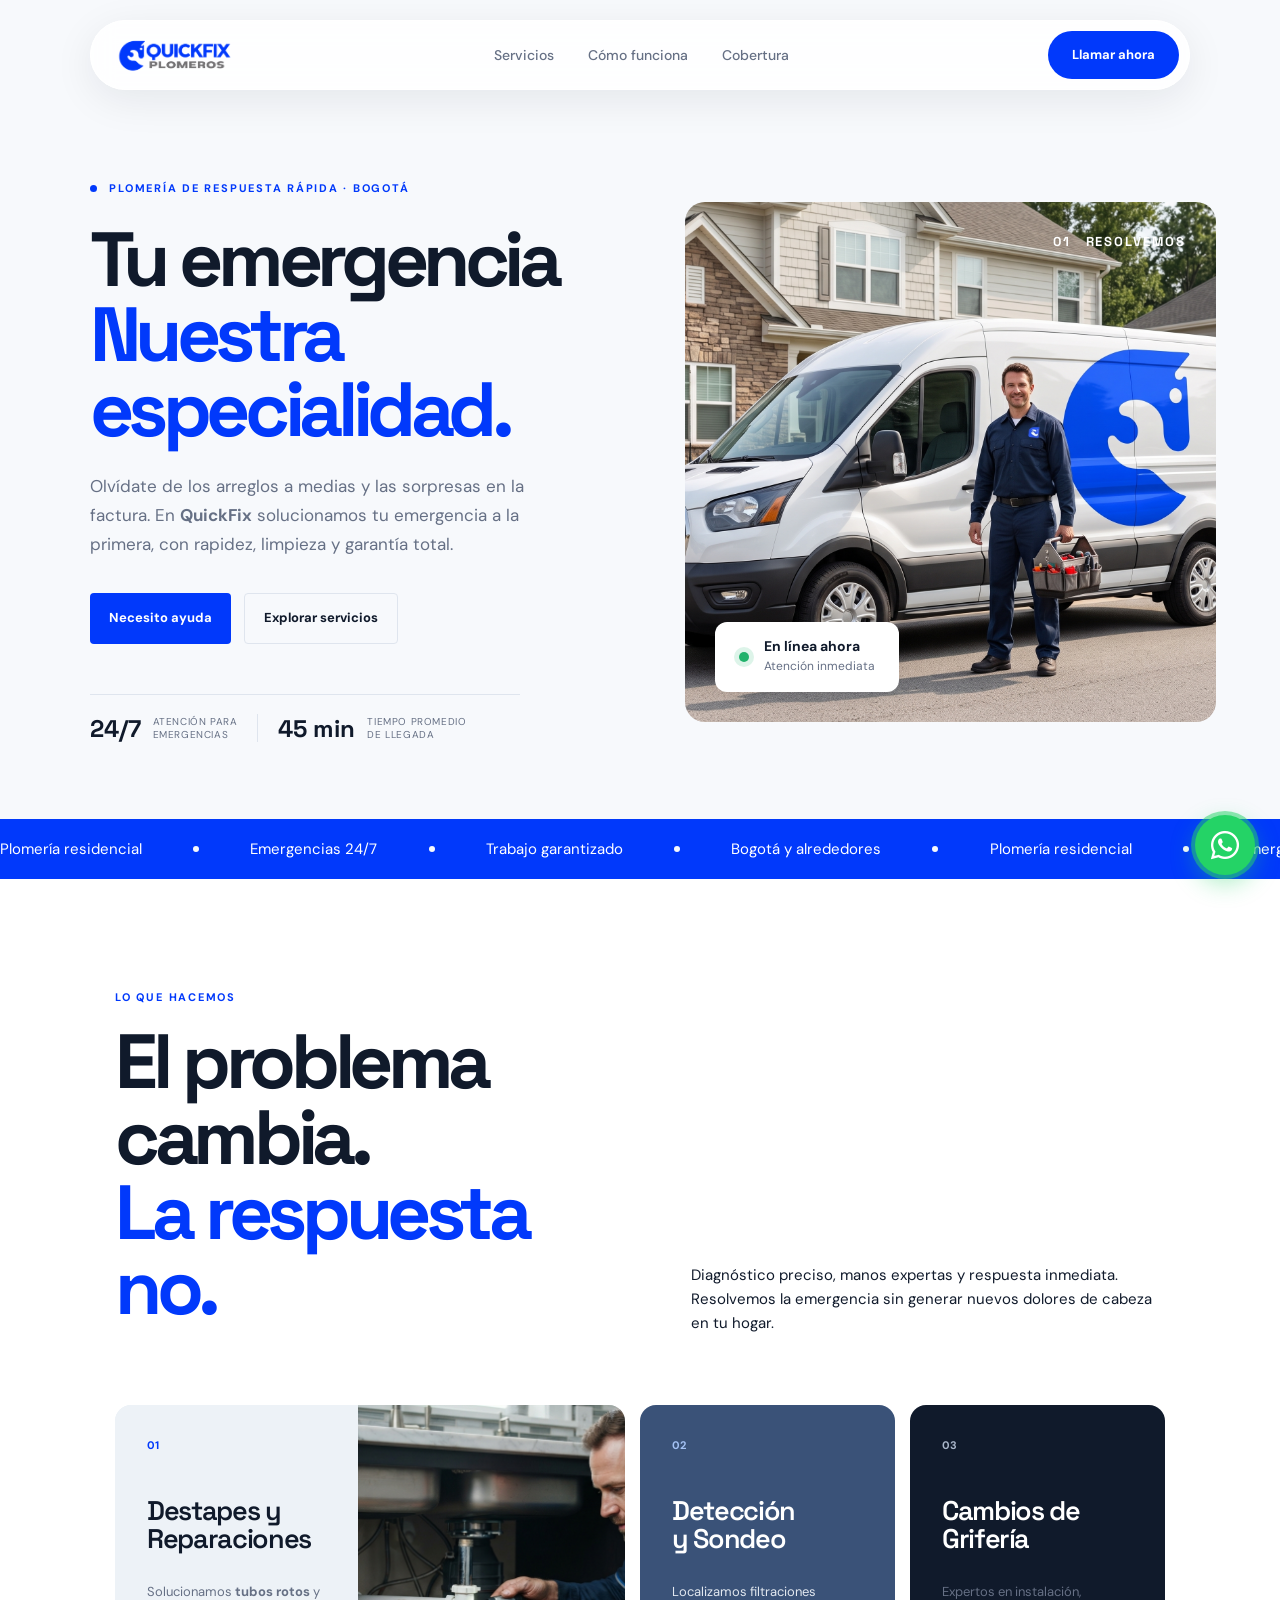
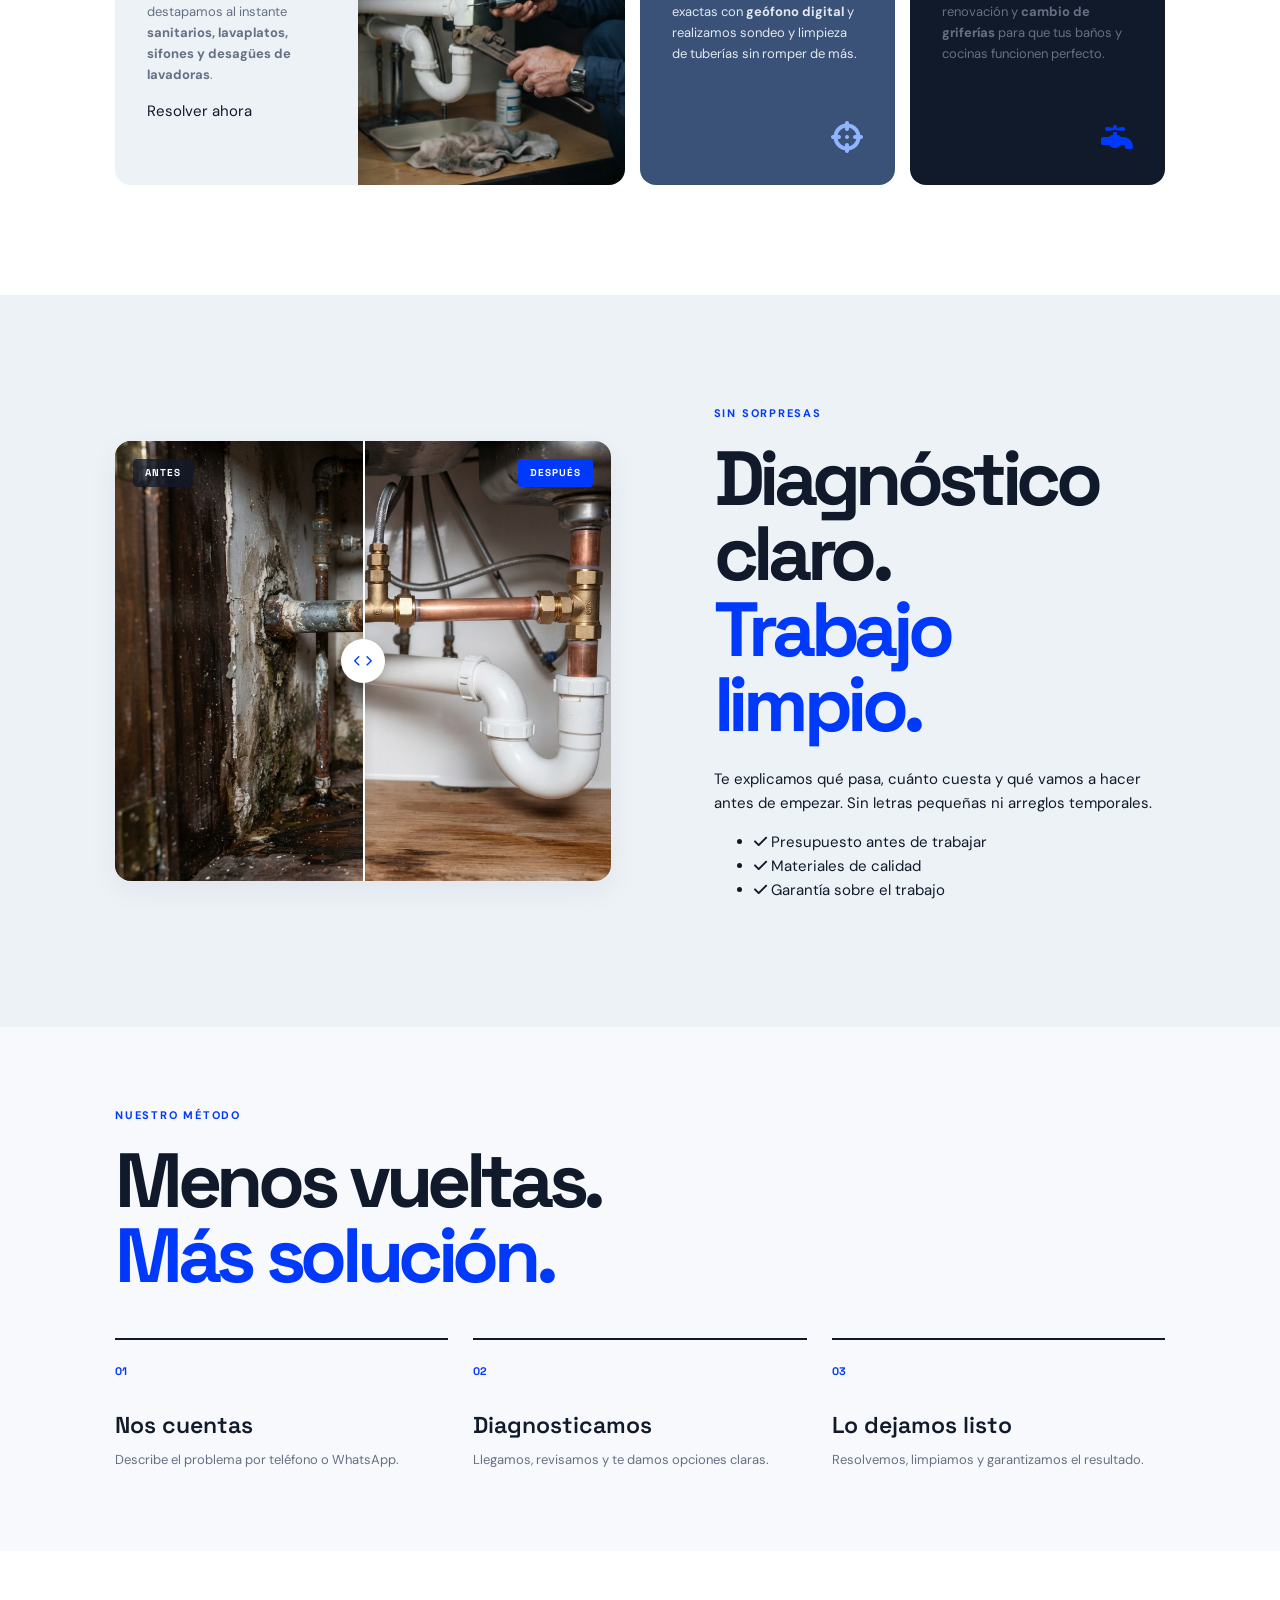
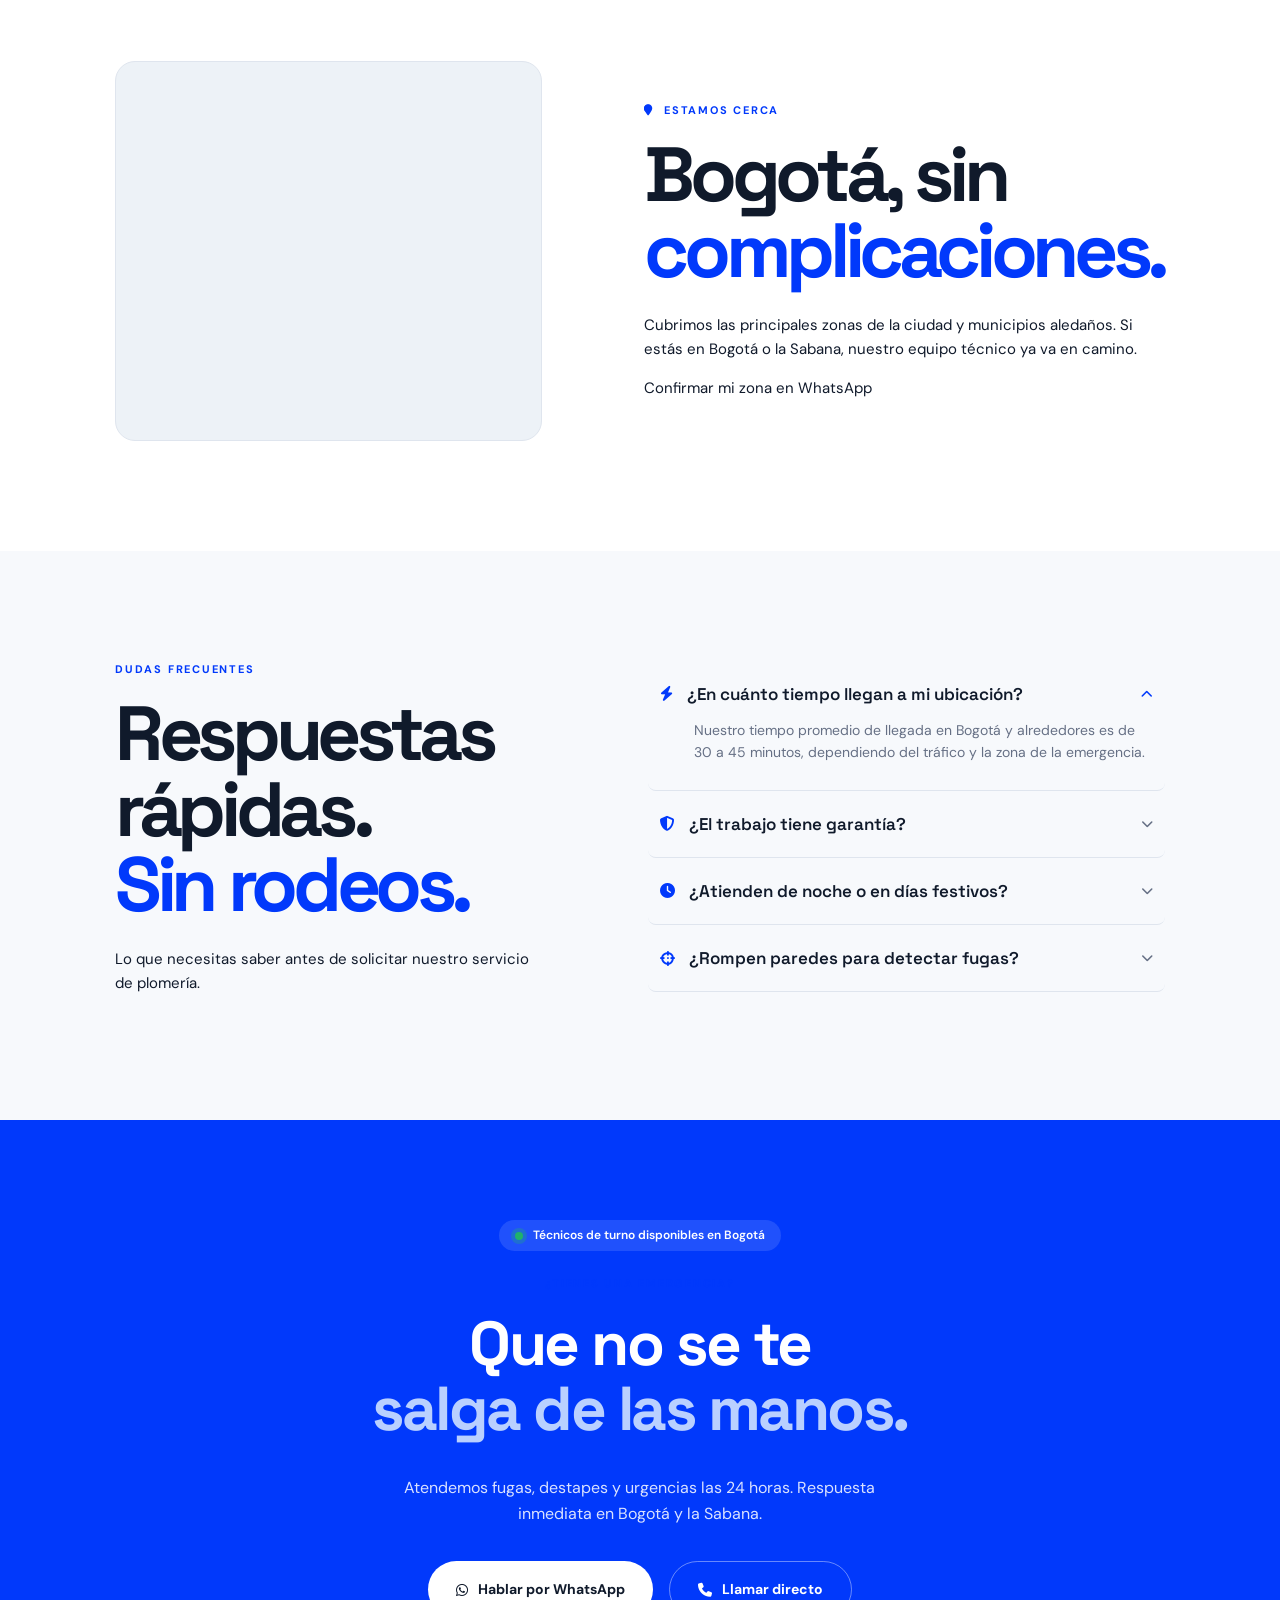
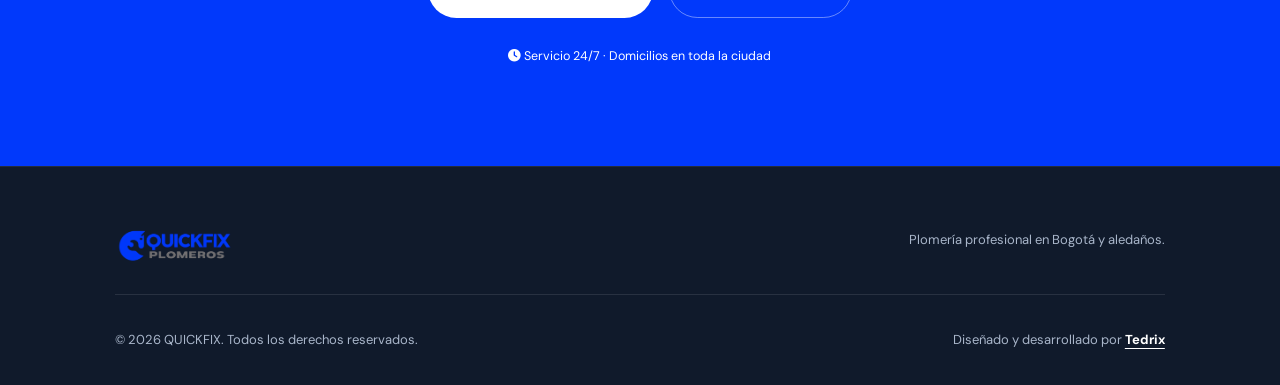
<file: index.html>
<!doctype html>
<html lang="es">
<head>
    <meta charset="UTF-8">
    <meta name="viewport" content="width=device-width, initial-scale=1">
    <meta name="google-site-verification" content="LUZZYVucF1GygbVpOvi3WfQVbcjXERFSzGm82OWROhg"/>
    
    <script async src="https://www.googletagmanager.com/gtag/js?id=AW-17185167949"></script>
    <script>
        window.dataLayer = window.dataLayer || [];
        function gtag(){dataLayer.push(arguments);}
        gtag('js', new Date());

        gtag('config', 'AW-17185167949');
    </script>

        <script>
        function trackWhatsappConversion() {
            if (typeof gtag === 'function') {
            gtag('event', 'conversion', {
                'send_to': 'AW-17185167949/GcyXCMm3tugaEM20w4JA'
            });
            }
        }
        </script>

        <script>
        function trackPhoneConversion() {
            if (typeof gtag === 'function') {
            gtag('event', 'conversion', {
                'send_to': 'AW-17185167949/t45XCKaFgt8aEM20w4JA'
            });
            }
        }
    </script>
    
    <!-- Google Tag Manager -->
    <script>(function(w,d,s,l,i){w[l]=w[l]||[];w[l].push({'gtm.start':
    new Date().getTime(),event:'gtm.js'});var f=d.getElementsByTagName(s)[0],
    j=d.createElement(s),dl=l!='dataLayer'?'&l='+l:'';j.async=true;j.src=
    'https://www.googletagmanager.com/gtm.js?id='+i+dl;f.parentNode.insertBefore(j,f);
    })(window,document,'script','dataLayer','GTM-MPQBB5BC');
    </script>
    <!-- End Google Tag Manager -->

    <title>QuickFix | Plomeros 24/7</title>
    <meta name="description" content="Servicio de plomería urgente en Bogotá las 24 horas. Solucionamos fugas, destapes y reparaciones con técnicos expertos. Llegamos en 45 min. ¡Contáctanos!">
    <meta name="keywords" content="plomeros bogota, plomero urgente 24 horas, destape de cañerias, arreglo de tuberias, fontanero bogota, reparacion de fugas, quickfix">
    <meta name="author" content="QuickFix Plomeros">
    <meta name="robots" content="index, follow">
    <meta name="theme-color" content="#0139FB">
    
    <link rel="canonical" href="https://plomeros24horasquickfix.com/"> 

    <meta name="geo.region" content="CO-DC">
    <meta name="geo.placename" content="Bogotá">
    <meta name="geo.position" content="4.7110;-74.0721">
    <meta name="ICBM" content="4.7110, -74.0721">

    <meta property="og:type" content="website">
    <meta property="og:url" content="https://plomeros24horasquickfix.com/">
    <meta property="og:title" content="QuickFix | Plomería de Urgencia en Bogotá 24/7">
    <meta property="og:description" content="¿Emergencia de plomería? Llegamos en 45 min. Atendemos fugas, destapes y urgencias con garantía total.">
    <meta property="og:image" content="https://plomeros24horasquickfix.com/static/quickfix-hero.png"> 
    <meta property="og:site_name" content="QuickFix">
    <meta property="og:locale" content="es_CO">

    <meta name="twitter:card" content="summary_large_image">
    <meta name="twitter:title" content="QuickFix | Plomería de Urgencia en Bogotá">
    <meta name="twitter:description" content="Solucionamos fugas y destapes al instante. Servicio 24/7.">
    <meta name="twitter:image" content="https://plomeros24horasquickfix.com/static/quickfix-hero.png">

    <link rel="stylesheet" href="css/styles.css">
    <link rel="stylesheet" href="https://cdnjs.cloudflare.com/ajax/libs/font-awesome/6.5.1/css/all.min.css">
    <link rel="icon" type="image/x-icon" href="static/Logo.ico">

    <script type="application/ld+json">
    {
    "@context": "https://schema.org",
    "@type": "Plumber",
    "name": "QuickFix Plomeros Bogotá 24/7",
    "image": "https://plomeros24horasquickfix.com/static/quickfix-hero.png",
    "@id": "https://plomeros24horasquickfix.com/#organization",
    "url": "https://plomeros24horasquickfix.com/",
    "telephone": "+573133410998",
    "priceRange": "$$",
    "address": {
        "@type": "PostalAddress",
        "addressLocality": "Bogotá",
        "addressRegion": "DC",
        "addressCountry": "CO"
    },
    "geo": {
        "@type": "GeoCoordinates",
        "latitude": 4.7110,
        "longitude": -74.0721
    },
    "openingHoursSpecification": {
        "@type": "OpeningHoursSpecification",
        "dayOfWeek": [
        "Monday", "Tuesday", "Wednesday", "Thursday", "Friday", "Saturday", "Sunday"
        ],
        "opens": "00:00",
        "closes": "23:59"
    },
    "areaServed": [
        {
        "@type": "City",
        "name": "Bogotá"
        }
    ]
    }
    </script>
</head>
<body>
    <!-- Google Tag Manager (noscript) -->
    <noscript><iframe src="https://www.googletagmanager.com/ns.html?id=GTM-MPQBB5BC"
    height="0" width="0" style="display:none;visibility:hidden"></iframe></noscript>
    <!-- End Google Tag Manager (noscript) -->

    <div id="preloader">
    <div class="preloader-content">
        <div class="preloader-logo">
        <img src="static/qf logo.PNG" alt="QuickFix Plomeros"> 
        </div>
        <div class="preloader-bar">
        <div class="preloader-progress"></div>
        </div>
    </div>
    </div>

    <header class="nav">
        <a class="brand" href="#inicio">
            <span class="brand-mark">
            <img src="static/qf logo.PNG" alt="Logo QUICKFIX">
            </span>
        </a>
        <nav>
            <a href="#servicios">Servicios</a>
            <a href="#metodo">Cómo funciona</a>
            <a href="#cobertura">Cobertura</a>
            <a href="tel:+573133410998" class="nav-cta mobile-cta" onclick="trackPhoneConversion()">Llamar ahora</a>
        </nav>
        <a class="nav-cta" href="tel:+573133410998" onclick="trackPhoneConversion()">Llamar ahora </a>
        <button class="menu" aria-label="Abrir menú">☰</button>
    </header>

    <main>
        <section class="hero" id="inicio">
            <div class="hero-copy reveal">
                <p class="eyebrow"><i></i> Plomería de respuesta rápida · Bogotá</p>
                <h1>Tu emergencia<br><em>Nuestra especialidad.</em></h1>
                <p class="lead">Olvídate de los arreglos a medias y las sorpresas en la factura. En <strong>QuickFix</strong> solucionamos tu emergencia a la primera, con rapidez, limpieza y garantía total.</p>
                <div class="actions">
                <a class="button primary" href="https://wa.link/blnhvb" target="_blank" onclick="trackWhatsappConversion()">Necesito ayuda</a>
                <a class="button ghost" href="#servicios">Explorar servicios</a>
                </div>
                <div class="proof">
                <strong>24/7</strong>
                <span>atención para<br>emergencias</span>
                <b></b>
                <strong>45 min</strong>
                <span>tiempo promedio<br>de llegada</span>
                </div>
            </div>
            
            <div class="hero-visual reveal delay-100">
                <div class="hero-image-frame">
                <img src="static/hero.jpg" alt="Plomero inspeccionando una instalación en un baño moderno">
                
                <div class="visual-tag">
                    01 <span>RESOLVEMOS</span>
                </div>
                
                <div class="visual-note">
                    <span class="pulse"></span>
                    <div class="note-text">
                    <b>En línea ahora</b>
                    <small>Atención inmediata</small>
                    </div>
                </div>
                </div>
            </div>
        </section>

        <section class="ticker">
            <div class="ticker-track">
                <span>Plomería residencial</span> <span class="separator"></span>
                <span>Emergencias 24/7</span> <span class="separator"></span>
                <span>Trabajo garantizado</span> <span class="separator"></span>
                <span>Bogotá y alrededores</span> <span class="separator"></span>
            </div>
            <div class="ticker-track" aria-hidden="true">
                <span>Plomería residencial</span> <span class="separator"></span>
                <span>Emergencias 24/7</span> <span class="separator"></span>
                <span>Trabajo garantizado</span> <span class="separator"></span>
                <span>Bogotá y alrededores</span> <span class="separator"></span>
            </div>
        </section>

        <section class="services section" id="servicios">
            <div class="section-intro reveal">
                <div>
                <p class="eyebrow">Lo que hacemos</p>
                <h2>El problema cambia.<br><em>La respuesta no.</em></h2>
                </div>
                <p>Diagnóstico preciso, manos expertas y respuesta inmediata. Resolvemos la emergencia sin generar nuevos dolores de cabeza en tu hogar.</p>
            </div>

            <div class="service-grid">
                <article class="service-card feature reveal">
                    <div>
                    <span class="card-no">01</span>
                    <h3>Destapes y<br>Reparaciones</h3>
                    <p>Solucionamos <b>tubos rotos</b> y destapamos al instante <b>sanitarios, lavaplatos, sifones y desagües de lavadoras</b>.</p>
                    <a href="https://wa.link/hkov83" target="_blank" onclick="trackWhatsappConversion()">Resolver ahora</a>
                    </div>
                    <img src="static/destape.jpg" alt="Técnico reparando tuberías" loading="lazy">
                </article>

                <article class="service-card medium-card hover-reveal reveal delay-100">
                <img src="static/sondeo.jpg" alt="Detección con geófono" class="hover-bg" loading="lazy">
                    <div class="content-z">
                        <span class="card-no">02</span>
                        <h3>Detección<br>y Sondeo</h3>
                        <p>Localizamos filtraciones exactas con <b>geófono digital</b> y realizamos sondeo y limpieza de tuberías sin romper de más.</p>
                        <i class="fa-solid fa-crosshairs line-icon"></i>
                    </div>
                </article>

                <article class="service-card dark hover-reveal reveal delay-200">
                    <img src="static/grifos.jpg" alt="Instalación de griferías" class="hover-bg" loading="lazy">
                    <div class="content-z">
                    <span class="card-no">03</span>
                    <h3>Cambios de<br>Grifería</h3>
                    <p>Expertos en instalación, renovación y <b>cambio de griferías</b> para que tus baños y cocinas funcionen perfecto.</p>
                    <i class="fa-solid fa-faucet line-icon"></i>
                    </div>
                </article>
                </div>
        </section>

        <section class="result section">
            <div class="before-after-container reveal">
                <span class="badge-before">ANTES</span>
                <span class="badge-after">DESPUÉS</span>

                <img src="static/despues.jpg" alt="Trabajo Terminado - Después" class="image-after">
                
                <div class="image-before-wrapper">
                    <img src="static/antes.jpg" alt="Problema Original - Antes" class="image-before">
                </div>

                <input type="range" min="0" max="100" value="50" class="slider" aria-label="Deslizar para ver el antes y después">
                
                <div class="slider-line"></div>
                <div class="slider-button">
                    <i class="fa-solid fa-chevron-left"></i>
                    <i class="fa-solid fa-chevron-right"></i>
                </div>
                <span class="result-tag">Resultado real <b>↗</b></span>
            </div>

            <div class="result-copy reveal delay-100">
                <p class="eyebrow">Sin sorpresas</p>
                <h2>Diagnóstico claro.<br><em>Trabajo limpio.</em></h2>
                <p>Te explicamos qué pasa, cuánto cuesta y qué vamos a hacer antes de empezar. Sin letras pequeñas ni arreglos temporales.</p>
                <ul>
                <li><b><i class="fa-solid fa-check"></i></b> Presupuesto antes de trabajar</li>
                <li><b><i class="fa-solid fa-check"></i></b> Materiales de calidad</li>
                <li><b><i class="fa-solid fa-check"></i></b> Garantía sobre el trabajo</li>
                </ul>
            </div>
        </section>

        <section class="method section" id="metodo">
            <div class="reveal">
                <p class="eyebrow">Nuestro método</p>
                <h2>Menos vueltas.<br><em>Más solución.</em></h2>
            </div>
            
            <div class="steps">
                <div class="reveal">
                <span>01</span>
                <h3>Nos cuentas</h3>
                <p>Describe el problema por teléfono o WhatsApp.</p>
                </div>
                <div class="reveal delay-100">
                <span>02</span>
                <h3>Diagnosticamos</h3>
                <p>Llegamos, revisamos y te damos opciones claras.</p>
                </div>
                <div class="reveal delay-200">
                <span>03</span>
                <h3>Lo dejamos listo</h3>
                <p>Resolvemos, limpiamos y garantizamos el resultado.</p>
                </div>
            </div>
        </section>

        <section class="coverage section" id="cobertura">
            <div class="map-card reveal">
                <iframe 
                src="https://www.google.com/maps/embed?pb=!1m18!1m12!1m3!1d254508.51835877207!2d-74.2729625743196!3d4.648278323618641!2m3!1f0!2f0!3f0!3m2!1i1024!2i768!4f13.1!3m3!1m2!1s0x8e3f9bfd2da6cb29%3A0x239d635520a33914!2zQm9nb3TDoQ!5e0!3m2!1ses!2sco!4v1790199876540!5m2!1ses!2sco" 
                width="100%" 
                height="100%" 
                style="border:0;" 
                allowfullscreen="" 
                loading="lazy" 
                referrerpolicy="strict-origin-when-cross-origin"
                class="google-map-iframe">
                </iframe>
                <span class="map-label">BOGOTÁ D.C. Y ALREDEDORES</span>
            </div>

            <div class="coverage-copy reveal delay-100">
                <p class="eyebrow"><i class="fa-solid fa-location-dot"></i> Estamos cerca</p>
                <h2>Bogotá, sin<br><em>complicaciones.</em></h2>
                <p>Cubrimos las principales zonas de la ciudad y municipios aledaños. Si estás en Bogotá o la Sabana, nuestro equipo técnico ya va en camino.</p>
                <a class="text-link" href="https://wa.link/blnhvb" target="_blank" onclick="trackWhatsappConversion()">Confirmar mi zona en WhatsApp</a>
            </div>
        </section>

        <section class="diagnostic section" id="faq">
            <div class="faq-intro reveal">
                <p class="eyebrow">Dudas frecuentes</p>
                <h2>Respuestas rápidas.<br><em>Sin rodeos.</em></h2>
                <p>Lo que necesitas saber antes de solicitar nuestro servicio de plomería.</p>
            </div>
            
            <div class="faq-clean-list reveal delay-100">
                <details class="faq-item" open>
                <summary>
                    <span><i class="fa-solid fa-bolt faq-icon"></i> ¿En cuánto tiempo llegan a mi ubicación?</span>
                    <i class="fa-solid fa-chevron-down arrow-icon"></i>
                </summary>
                <p>Nuestro tiempo promedio de llegada en Bogotá y alrededores es de 30 a 45 minutos, dependiendo del tráfico y la zona de la emergencia.</p>
                </details>

                <details class="faq-item">
                <summary>
                    <span><i class="fa-solid fa-shield-halved faq-icon"></i> ¿El trabajo tiene garantía?</span>
                    <i class="fa-solid fa-chevron-down arrow-icon"></i>
                </summary>
                <p>Absolutamente. Todos nuestros arreglos, destapes e instalaciones cuentan con respaldo y garantía total por escrito.</p>
                </details>

                <details class="faq-item">
                <summary>
                    <span><i class="fa-solid fa-clock faq-icon"></i> ¿Atienden de noche o en días festivos?</span>
                    <i class="fa-solid fa-chevron-down arrow-icon"></i>
                </summary>
                <p>Sí, contamos con un equipo técnico de turno disponible las 24 horas del día, los 365 días del año para atender cualquier urgencia.</p>
                </details>

                <details class="faq-item">
                <summary>
                    <span><i class="fa-solid fa-crosshairs faq-icon"></i> ¿Rompen paredes para detectar fugas?</span>
                    <i class="fa-solid fa-chevron-down arrow-icon"></i>
                </summary>
                <p>No a ciegas. Utilizamos geófono digital de alta precisión para ubicar el punto exacto de la filtración antes de realizar cualquier intervención.</p>
                </details>
            </div>
        </section>

        <section class="final-cta reveal">
            <div class="final-cta-container">
                <div class="final-cta-content">
                <div class="cta-status">
                    <span class="live-pulse"></span>
                    <span>Técnicos de turno disponibles en Bogotá</span>
                </div>
                
                <p class="eyebrow">¿Tienes una emergencia?</p>
                <h2>Que no se te<br><em>salga de las manos.</em></h2>
                <p class="cta-desc">Atendemos fugas, destapes y urgencias las 24 horas. Respuesta inmediata en Bogotá y la Sabana.</p>
                
                <div class="cta-actions">
                    <a class="button light" href="https://wa.link/z6fx0l" target="_blank" onclick="trackWhatsappConversion()">
                    <i class="fa-brands fa-whatsapp"></i> Hablar por WhatsApp
                    </a>
                    <a class="button outline-light" href="tel:+573133410998" onclick="trackPhoneConversion()">
                    <i class="fa-solid fa-phone"></i> Llamar directo
                    </a>
                </div>
                
                <small><i class="fa-solid fa-clock"></i> Servicio 24/7 · Domicilios en toda la ciudad</small>
                </div>

            </div>
        </section>
    </main> 

    <a href="https://wa.link/z6fx0l" 
    class="whatsapp-float reveal delay-200" 
    target="_blank" 
    aria-label="Hablar por WhatsApp"
    onclick="trackWhatsappConversion()">
    <i class="fa-brands fa-whatsapp"></i>
    <span class="float-tooltip">¿Emergencia? Chatea con nosotros</span>
    </a>

    <footer>
        <div class="footer-brand">
            <a class="brand" href="#inicio">
            <div class="brand-mark">
                <img src="static/qf logo.PNG" alt="Logo QUICKFIX">
            </div>
            </a>
            <p>Plomería profesional en Bogotá y aledaños.</p>
        </div>

        <div class="footer-credits">
            <span>© 2026 QUICKFIX. Todos los derechos reservados.</span>
            <span class="tedrix-credit">
            Diseñado y desarrollado por <a href="https://www.tedrix.co" target="_blank" rel="noopener">Tedrix</a>
            </span>
        </div>
    </footer>

    <script src="js/main.js"></script>
</body>
</html>
</file>
<file: css/styles.css>
@import url('https://fonts.googleapis.com/css2?family=DM+Sans:wght@400;500;600;700&family=Space+Grotesk:wght@500;600;700&display=swap');

:root {
  --blue: #0139FB;
  --ink: #101a2b;
  --muted: #667085;
  --paper: #f7f9fc;
  --line: #dfe5ee;
  --white: #ffffff;
}

* {
  box-sizing: border-box;
}

html {
  scroll-behavior: smooth;
  font-size: 100%;
}

body {
  margin: 0;
  background: var(--paper);
  color: var(--ink);
  font: 15px/1.6 'DM Sans', sans-serif;
  overflow-x: hidden;
  text-rendering: optimizeLegibility;
  -webkit-font-smoothing: antialiased;
}

a {
  color: inherit;
  text-decoration: none;
}

button {
  font: inherit;
}

img, iframe {
  max-width: 100%;
  display: block;
}

/* =========================================
   SELECCIÓN DE TEXTO
   ========================================= */
::selection {
  background: var(--blue);
  color: #ffffff;
}

::-moz-selection {
  background: var(--blue);
  color: #ffffff;
}

/* =========================================
   ANIMACIONES DE SCROLL (REVEAL)
   ========================================= */
.reveal {
  opacity: 0;
  transform: translateY(40px);
  transition: all 0.8s cubic-bezier(0.5, 0, 0, 1);
}

.reveal.active {
  opacity: 1;
  transform: translateY(0);
}

.delay-100 { transition-delay: 100ms; }
.delay-200 { transition-delay: 200ms; }
.delay-300 { transition-delay: 300ms; }

/* =========================================
   NAVBAR MODERNO
   ========================================= */
.nav {
  height: 70px;
  width: 90vw;
  max-width: 1100px;
  margin: 20px auto;
  padding: 0 10px 0 24px;
  display: flex;
  align-items: center;
  justify-content: space-between;
  background: rgba(255, 255, 255, 0.85); 
  backdrop-filter: blur(12px);
  -webkit-backdrop-filter: blur(12px);
  border: 1px solid rgba(255, 255, 255, 1);
  border-radius: 100px;
  position: sticky;
  top: 20px;
  z-index: 100;
  box-shadow: 0 10px 40px rgba(16, 26, 43, 0.08); 
  transition: all 0.3s ease;
}

.brand {
  display: flex;
  align-items: center;
  gap: 12px;
  font: 700 18px 'Space Grotesk', sans-serif;
  letter-spacing: -.04em;
  color: var(--ink);
}

.brand-mark {
  height: 40px; 
  width: 120px;
  border-radius: 50%;
  display: grid;
  place-items: center;
  background: transparent; 
}

.brand-mark img {
  width: 100%;
  height: 100%;
  object-fit: contain;
}

.nav nav {
  display: flex;
  gap: 34px;
  font-size: 14px;
  font-weight: 500;
}

.nav nav a {
  color: var(--muted); 
  transition: color 0.3s ease;
}

.nav nav a:hover {
  color: var(--blue);
}

.nav-cta {
  background: var(--blue);
  color: #fff;
  padding: 14px 24px;
  border-radius: 50px;
  font-size: 13px;
  font-weight: 700;
  transition: transform 0.2s, background 0.2s;
}

.nav-cta:hover {
  background: #004fe6;
  transform: scale(1.03);
}

.mobile-cta {
  display: none !important; /* Oculto en PC, visible en móvil */
}

.menu {
  display: none;
  background: none;
  border: 0;
  color: var(--ink);
  font-size: 24px;
  padding-right: 15px;
  cursor: pointer;
}

/* =========================================
   SECCIÓN HERO
   ========================================= */
.hero {
  display: grid;
  grid-template-columns: 1fr 1fr;
  min-height: 620px;
  padding: 70px 5vw 75px;
  gap: 7vw;
  align-items: center;
  background: var(--paper);
  position: relative;
  overflow: hidden;
  width: 100%;
}

.hero-copy {
  padding-left: 2vw;
}

.eyebrow {
  color: var(--blue);
  font-size: 11px;
  text-transform: uppercase;
  letter-spacing: .16em;
  font-weight: 700;
  margin: 0 0 18px;
}

.hero .eyebrow {
  margin-bottom: 24px;
}

.eyebrow i {
  display: inline-block;
  width: 7px;
  height: 7px;
  background: var(--blue);
  border-radius: 50%;
  margin-right: 8px;
}

.hero h1, h2 {
  font: 700 clamp(45px, 6vw, 84px)/.98 'Space Grotesk', sans-serif;
  letter-spacing: -.07em;
  margin: 0 0 25px;
}

.hero h1 {
  max-width: 620px;
}

.hero h1 em, h2 em {
  color: var(--blue);
  font-style: normal;
}

.lead {
  max-width: 450px;
  color: var(--muted);
  font-size: 17px;
  line-height: 1.7;
}

.actions {
  display: flex;
  gap: 13px;
  margin: 34px 0 50px;
  flex-wrap: wrap;
}

.button {
  display: inline-flex;
  align-items: center;
  justify-content: center;
  padding: 14px 19px;
  border-radius: 4px;
  font-size: 13px;
  font-weight: 700;
  transition: all 0.2s ease;
}

.primary {
  background: var(--blue);
  color: #fff;
}

.ghost {
  border: 1px solid var(--line);
  background: transparent;
  color: var(--ink);
}

.proof {
  display: flex;
  align-items: center;
  gap: 12px;
  border-top: 1px solid var(--line);
  padding-top: 18px;
  max-width: 430px;
}

.proof strong {
  font: 700 24px 'Space Grotesk', sans-serif;
}

.proof span {
  font-size: 10px;
  line-height: 1.3;
  color: var(--muted);
  text-transform: uppercase;
  letter-spacing: .06em;
}

.proof b {
  height: 28px;
  width: 1px;
  background: var(--line);
  margin: 0 8px;
}

.hero-visual {
  position: relative;
  width: 100%;
  display: flex;
  align-items: center;
}

.hero-image-frame {
  width: 100%;
  height: 520px;
  position: relative;
  background: var(--paper);
  border-radius: 20px;
  overflow: hidden;
}

.hero-image-frame img {
  width: 100%;
  height: 100%;
  object-fit: cover;
}

.visual-tag {
  position: absolute;
  top: 30px;
  right: 30px;
  color: #fff;
  font-size: 13px;
  font-family: 'Space Grotesk', sans-serif;
  font-weight: 700;
  letter-spacing: 0.15em;
  text-transform: uppercase;
  z-index: 2;
  display: flex;
  gap: 15px;
}

.visual-note {
  position: absolute;
  left: 30px;
  bottom: 30px;
  background: #fff;
  padding: 16px 24px;
  display: flex;
  align-items: center;
  gap: 15px;
  z-index: 2;
  border-radius: 12px;
  box-shadow: 0 10px 30px rgba(0, 0, 0, 0.08);
}

.visual-note .pulse {
  width: 10px;
  height: 10px;
  background: #20b26b;
  border-radius: 50%;
  box-shadow: 0 0 0 5px rgba(32, 178, 107, 0.15);
}

.note-text {
  display: flex;
  flex-direction: column;
}

.note-text b {
  font-size: 14px;
  color: var(--ink);
  line-height: 1.2;
}

.note-text small {
  font-size: 12px;
  color: var(--muted);
  margin-top: 2px;
}

/* =========================================
   CINTA ANIMADA (TICKER)
   ========================================= */
.ticker {
  display: flex;
  overflow: hidden; 
  background: var(--blue);
  color: #fff;
  padding: 18px 0;
  white-space: nowrap; 
  user-select: none;
}

.ticker-track {
  display: flex;
  align-items: center;
  gap: 4vw;
  padding-right: 4vw; 
  animation: scroll-ticker 15s linear infinite; 
}

.separator {
  display: inline-block;
  width: 6px;
  height: 6px;
  background-color: var(--paper); 
  border-radius: 50%;
}

.ticker:hover .ticker-track {
  animation-play-state: paused;
}

@keyframes scroll-ticker {
  0% { transform: translateX(0); }
  100% { transform: translateX(-100%); }
}

/* =========================================
   SECCIÓN SERVICIOS
   ========================================= */
.section {
  padding: 110px 9vw;
  width: 100%;
}

.services {
  background: #fff;
}

.section-intro {
  display: grid;
  grid-template-columns: 1fr 1fr;
  gap: 8vw;
  margin-bottom: 55px;
  align-items: end;
}

.service-grid {
  display: grid;
  grid-template-columns: 2fr 1fr 1fr;
  gap: 15px;
}

.service-card {
  min-height: 380px;
  padding: 32px;
  position: relative;
  overflow: hidden;
  display: flex;
  flex-direction: column;
  border-radius: 16px;
  transition: transform 0.3s ease, box-shadow 0.3s ease;
}

.service-card.feature {
  display: grid;
  grid-template-columns: 1fr 1.1fr;
  padding: 0;
  background: #edf2f7 !important;
}

.service-card.feature > div {
  padding: 32px;
  z-index: 1;
  background: #edf2f7 !important;
  display: flex;
  flex-direction: column;
}

.service-card.feature img {
  width: 100%;
  height: 100%;
  object-fit: cover;
}

.service-card.medium-card {
  background: #3a5278 !important;
  color: #ffffff !important;
}

.medium-card .card-no { color: #a4c2f4 !important; }
.medium-card h3 { color: #ffffff !important; }
.medium-card p { color: #e2e8f0 !important; }
.medium-card .line-icon { color: #90b4fe !important; }

.service-card.dark {
  background: #101a2b !important;
  color: #ffffff !important;
}

.dark p, .dark .card-no {
  color: #a9b6ca;
}

.card-no {
  color: var(--blue);
  font-size: 11px;
  font-weight: 700;
}

.service-card h3 {
  font: 600 27px/1.05 'Space Grotesk', sans-serif;
  margin: 42px 0 15px;
  letter-spacing: -.05em;
}

.service-card p {
  color: var(--muted);
  font-size: 13px;
}

.content-z {
  position: relative;
  z-index: 2;
  height: 100%;
  display: flex;
  flex-direction: column;
}

.line-icon {
  font-size: 32px;
  color: var(--blue);
  margin-top: auto;
  align-self: flex-end;
}

.hover-reveal {
  position: relative;
  overflow: hidden; 
}

.hover-bg {
  position: absolute;
  top: 0;
  left: 0;
  width: 100%;
  height: 100%;
  object-fit: cover;
  opacity: 0;
  z-index: 0;
  transform: scale(1.1); 
  transition: opacity 0.4s ease, transform 0.4s ease;
}

.hover-reveal::before {
  content: '';
  position: absolute;
  inset: 0;
  background: rgba(16, 26, 43, 0.85); 
  opacity: 0;
  z-index: 1;
  transition: opacity 0.4s ease;
}

.hover-reveal:hover .hover-bg {
  opacity: 1;
  transform: scale(1); 
}
.hover-reveal:hover::before { opacity: 1; }
.hover-reveal:hover .content-z h3,
.hover-reveal:hover .content-z p,
.hover-reveal:hover .content-z .card-no { color: #fff !important; }
.hover-reveal:hover .content-z .line-icon { color: #fff !important; }

/* =========================================
   SECCIÓN FAQ
   ========================================= */
.diagnostic {
  display: grid;
  grid-template-columns: 1fr 1.2fr;
  gap: 8vw;
  background: var(--paper);
  align-items: start;
}

.faq-clean-list { display: flex; flex-direction: column; }

.faq-item {
  border-bottom: 1px solid var(--line);
  padding: 22px 12px;
  transition: background 0.3s ease;
  border-radius: 8px;
}

.faq-item summary {
  list-style: none;
  display: flex;
  justify-content: space-between;
  align-items: center;
  cursor: pointer;
  font: 600 17px/1.3 'Space Grotesk', sans-serif;
  color: var(--ink);
  user-select: none;
}

.faq-item summary::-webkit-details-marker { display: none; }

.faq-item summary span {
  display: flex;
  align-items: center;
  gap: 14px;
}

.faq-icon { color: var(--blue); font-size: 15px; }

.arrow-icon {
  font-size: 12px;
  color: var(--muted);
  transition: transform 0.3s ease;
}

.faq-item[open] .arrow-icon {
  transform: rotate(180deg);
  color: var(--blue);
}

.faq-item p {
  margin: 14px 0 4px 34px;
  font-size: 14px;
  color: var(--muted);
  line-height: 1.6;
}

/* =========================================
   SECCIÓN RESULTADO (SLIDER ANTI-BUGS)
   ========================================= */
.result {
  display: grid;
  grid-template-columns: 1.1fr 1fr;
  gap: 8vw;
  align-items: center;
  background: #edf2f7;
}

.before-after-container {
  position: relative;
  width: 100%;
  height: 440px;
  overflow: hidden;
  border-radius: 16px;
  user-select: none;
  touch-action: pan-y;
  box-shadow: 0 10px 30px rgba(16, 26, 43, 0.06);
}

.before-after-container .image-after {
  position: absolute;
  top: 0;
  left: 0;
  width: 100%;
  height: 100%;
  object-fit: cover;
  pointer-events: none;
}

.image-before-wrapper {
  position: absolute;
  top: 0;
  left: 0;
  width: 50%;
  height: 100%;
  overflow: hidden;
  z-index: 1;
}

.image-before-wrapper img,
.image-before-wrapper .image-before {
  position: absolute;
  top: 0;
  left: 0;
  height: 100%;
  width: 100%;
  object-fit: cover;
  object-position: left center;
  pointer-events: none;
  max-width: none !important;
}

.slider {
  position: absolute;
  top: 0;
  left: 0;
  width: 100%;
  height: 100%;
  opacity: 0;
  cursor: ew-resize;
  z-index: 10;
  margin: 0;
  padding: 0;
  -webkit-tap-highlight-color: transparent;
}

.slider-line {
  position: absolute;
  top: 0;
  bottom: 0;
  left: 50%;
  width: 2px;
  background: #ffffff;
  z-index: 2;
  pointer-events: none;
  box-shadow: 0 0 10px rgba(0, 0, 0, 0.3);
}

.slider-button {
  position: absolute;
  top: 50%;
  left: 50%;
  transform: translate(-50%, -50%);
  width: 44px;
  height: 44px;
  background: #ffffff;
  color: var(--blue);
  border-radius: 50%;
  display: flex;
  align-items: center;
  justify-content: center;
  gap: 4px;
  font-size: 11px;
  box-shadow: 0 4px 15px rgba(0, 0, 0, 0.2);
  z-index: 3;
}

.badge-before, .badge-after {
  position: absolute;
  top: 18px;
  padding: 6px 12px;
  font-size: 10px;
  font-family: 'Space Grotesk', sans-serif;
  font-weight: 700;
  letter-spacing: 0.1em;
  border-radius: 4px;
  z-index: 4;
}
.badge-before { left: 18px; background: rgba(16, 26, 43, 0.75); color: #ffffff; }
.badge-after { right: 18px; background: var(--blue); color: #ffffff; }

/* =========================================
   SECCIÓN MÉTODOS Y COBERTURA
   ========================================= */
.method {
  background: var(--paper);
  padding: 80px 9vw;
}

.steps {
  display: grid;
  grid-template-columns: repeat(3, 1fr);
  gap: 25px;
  margin-top: 45px;
}

.steps > div {
  border-top: 2px solid var(--ink);
  padding-top: 18px;
}

.steps span {
  color: var(--blue);
  font-size: 11px;
  font-weight: 700;
  font-family: 'Space Grotesk', sans-serif;
}

.steps h3 {
  font: 600 23px 'Space Grotesk', sans-serif;
  margin: 28px 0 10px;
  color: var(--ink);
}

.steps p { color: var(--muted); font-size: 13px; margin: 0; }

.coverage {
  display: grid;
  grid-template-columns: 1.1fr 1fr;
  gap: 8vw;
  align-items: center;
  background: #ffffff;
}

.map-card {
  height: 380px;
  background: #edf2f7;
  position: relative;
  overflow: hidden;
  border-radius: 20px;
  border: 1px solid var(--line);
}

.google-map-iframe {
  width: 100%;
  height: 100%;
  border: 0;
  filter: grayscale(0.8) contrast(1.1);
  transition: filter 0.3s ease;
}

.map-card:hover .google-map-iframe { filter: grayscale(0); }

/* =========================================
   SECCIÓN FINAL CTA
   ========================================= */
.final-cta {
  background: var(--blue);
  color: #ffffff;
  padding: 100px 20px;
  text-align: center;
  display: flex;
  justify-content: center;
  align-items: center;
}

.final-cta-content {
  max-width: 680px;
  margin: 0 auto;
  display: flex;
  flex-direction: column;
  align-items: center;
}

.cta-status {
  display: inline-flex;
  align-items: center;
  gap: 10px;
  background: rgba(255, 255, 255, 0.12);
  padding: 6px 16px;
  border-radius: 50px;
  font-size: 12px;
  font-weight: 600;
  margin-bottom: 24px;
}

.live-pulse {
  width: 8px;
  height: 8px;
  background: #20b26b;
  border-radius: 50%;
  box-shadow: 0 0 0 4px rgba(32, 178, 107, 0.3);
}

.final-cta h2 {
  font-size: clamp(32px, 5.5vw, 62px);
  font-weight: 800;
  margin-bottom: 18px;
  letter-spacing: -.04em;
  line-height: 1.05;
}

.final-cta h2 em { color: #b9d0ff; font-style: normal; }

.cta-desc {
  font-size: 16px;
  color: rgba(255, 255, 255, 0.85);
  margin-bottom: 35px;
  max-width: 520px;
  line-height: 1.6;
}

.cta-actions {
  display: flex;
  gap: 16px;
  justify-content: center;
  flex-wrap: wrap;
  margin-bottom: 28px;
  width: 100%;
}

.button.light, .button.outline-light {
  padding: 16px 28px;
  border-radius: 50px;
  font-weight: 700;
  font-size: 14px;
  display: inline-flex;
  align-items: center;
  gap: 10px;
  transition: all 0.25s ease;
}

.button.light { background: #ffffff; color: var(--ink); }
.button.light:hover { background: #f0f4ff; transform: translateY(-2px); }

.button.outline-light { background: transparent; color: #ffffff; border: 1.5px solid rgba(255, 255, 255, 0.4); }
.button.outline-light:hover { border-color: #ffffff; background: rgba(255, 255, 255, 0.1); transform: translateY(-2px); }

/* =========================================
   FOOTER PREMIUM
   ========================================= */
footer {
  background: #101a2b;
  color: #a9b6ca;
  padding: 50px 9vw 35px;
  display: flex;
  flex-direction: column;
  gap: 35px;
  border-top: 1px solid rgba(255, 255, 255, 0.08);
  font-size: 13px;
}

.footer-brand {
  display: flex;
  align-items: center;
  justify-content: space-between;
  flex-wrap: wrap;
  gap: 20px;
  padding-bottom: 30px;
  border-bottom: 1px solid rgba(255, 255, 255, 0.1);
}

.footer-brand img { height: 50px; object-fit: contain; }

.footer-credits {
  display: flex;
  justify-content: space-between;
  align-items: center;
  flex-wrap: wrap;
  gap: 15px;
}

.tedrix-credit a { color: #ffffff; font-weight: 700; text-decoration: underline; text-underline-offset: 4px; }

/* =========================================
   PRELOADER Y WHATSAPP FLOTANTE
   ========================================= */
#preloader {
  position: fixed; inset: 0; background: var(--paper); z-index: 9999;
  display: flex; align-items: center; justify-content: center;
  transition: opacity 0.5s ease, visibility 0.5s ease;
}
#preloader.loaded { opacity: 0; visibility: hidden; pointer-events: none; }

.preloader-content { display: flex; flex-direction: column; align-items: center; gap: 25px; }
.preloader-logo img { height: 50px; animation: logoPulse 1.5s ease-in-out infinite alternate; }
.preloader-bar { width: 140px; height: 3px; background: rgba(1, 57, 251, 0.12); border-radius: 10px; overflow: hidden; position: relative; }
.preloader-progress { width: 100%; height: 100%; background: var(--blue); position: absolute; left: -100%; animation: loadingProgress 1.2s infinite; }

@keyframes logoPulse { 0% { transform: scale(0.98); opacity: 0.8; } 100% { transform: scale(1.04); opacity: 1; } }
@keyframes loadingProgress { 0% { left: -100%; } 50% { left: 0%; } 100% { left: 100%; } }

.whatsapp-float {
  position: fixed; bottom: 25px; right: 25px; width: 60px; height: 60px;
  background: #25d366; color: #ffffff; border-radius: 50%;
  display: flex; align-items: center; justify-content: center; font-size: 32px;
  box-shadow: 0 8px 25px rgba(37, 211, 102, 0.4); z-index: 99;
  transition: transform 0.3s ease, box-shadow 0.3s ease; text-decoration: none;
}
.whatsapp-float:hover { transform: scale(1.1); box-shadow: 0 12px 30px rgba(37, 211, 102, 0.6); color: #ffffff; }
.whatsapp-float::before {
  content: ''; position: absolute; inset: -4px; border-radius: 50%;
  background: rgba(37, 211, 102, 0.5); z-index: -1; animation: waPulse 2s infinite;
}
@keyframes waPulse { 0% { transform: scale(0.95); opacity: 0.8; } 70% { transform: scale(1.4); opacity: 0; } 100% { transform: scale(0.95); opacity: 0; } }

.float-tooltip {
  position: absolute; right: 72px; background: #101a2b; color: #ffffff; font-size: 12px;
  font-weight: 600; padding: 6px 12px; border-radius: 8px; opacity: 0; pointer-events: none;
  transition: all 0.3s ease; transform: translateX(10px);
}
.whatsapp-float:hover .float-tooltip { opacity: 1; transform: translateX(0); }

/* =========================================
   MEDIA QUERIES RESPONSIVE (TODAS UNIFICADAS)
   ========================================= */
@media (max-width: 1200px) {
  .service-grid { grid-template-columns: 1fr 1fr; }
  .service-card.feature { grid-column: span 2; }
}

@media (max-width: 992px) {
  .hero { grid-template-columns: 1fr; padding-top: 40px; gap: 40px; }
  .hero-copy { padding-left: 0; }
  .hero-image-frame { height: 420px; }
  .section-intro, .diagnostic, .result, .coverage { grid-template-columns: 1fr; gap: 40px; }
  .before-after-container { height: 380px; }
  .map-card { height: 320px; }
}

@media (max-width: 768px) {
  .section { padding: 60px 5vw; }
  .nav { width: 92vw; padding: 0 15px; }
  .nav nav, .nav-cta { display: none; }
  
  /* Botón extra en menú celular (CORREGIDO COLOR BLANCO) */
  .mobile-cta {
    display: flex !important;
    justify-content: center;
    margin-top: 10px;
    width: 100%;
    color: #ffffff !important;
  }

  .nav nav.open {
    display: flex; position: absolute; top: 76px; left: 0; right: 0;
    padding: 24px; background: rgba(255, 255, 255, 0.98); border-radius: 20px;
    border: 1px solid var(--line); box-shadow: 0 15px 40px rgba(0, 0, 0, 0.12);
    flex-direction: column; gap: 18px;
  }
  .menu { display: block; }

  .service-grid { grid-template-columns: 1fr; }
  .service-card.feature { grid-column: span 1; grid-template-columns: 1fr; }
  
  /* FIX IMAGEN SERVICIOS MOBILE */
  .service-card.feature img {
    display: block; height: 220px; width: 100%; object-fit: cover;
  }

  .steps { grid-template-columns: 1fr; gap: 24px; }
  .before-after-container { height: 320px; }
  .cta-actions { flex-direction: column; width: 100%; }
  .button.light, .button.outline-light { width: 100%; justify-content: center; }
  .footer-brand, .footer-credits { flex-direction: column; align-items: flex-start; gap: 15px; }
  
  .whatsapp-float { bottom: 20px; right: 20px; width: 55px; height: 55px; font-size: 28px; }
  .float-tooltip { display: none; }
}

@media (max-width: 480px) {
  .hero-image-frame { height: 300px; }
  .visual-note { left: 15px; bottom: 15px; padding: 10px 14px; }
  .proof { flex-wrap: wrap; gap: 8px; }
  .proof b { display: none; }
  .before-after-container { height: 260px; }
  .final-cta { padding: 60px 15px; }
}

@media (prefers-reduced-motion: reduce) {
  html { scroll-behavior: auto; }
  .ticker-track, .reveal { animation: none; transition: none; opacity: 1; transform: none; }
}
</file>
